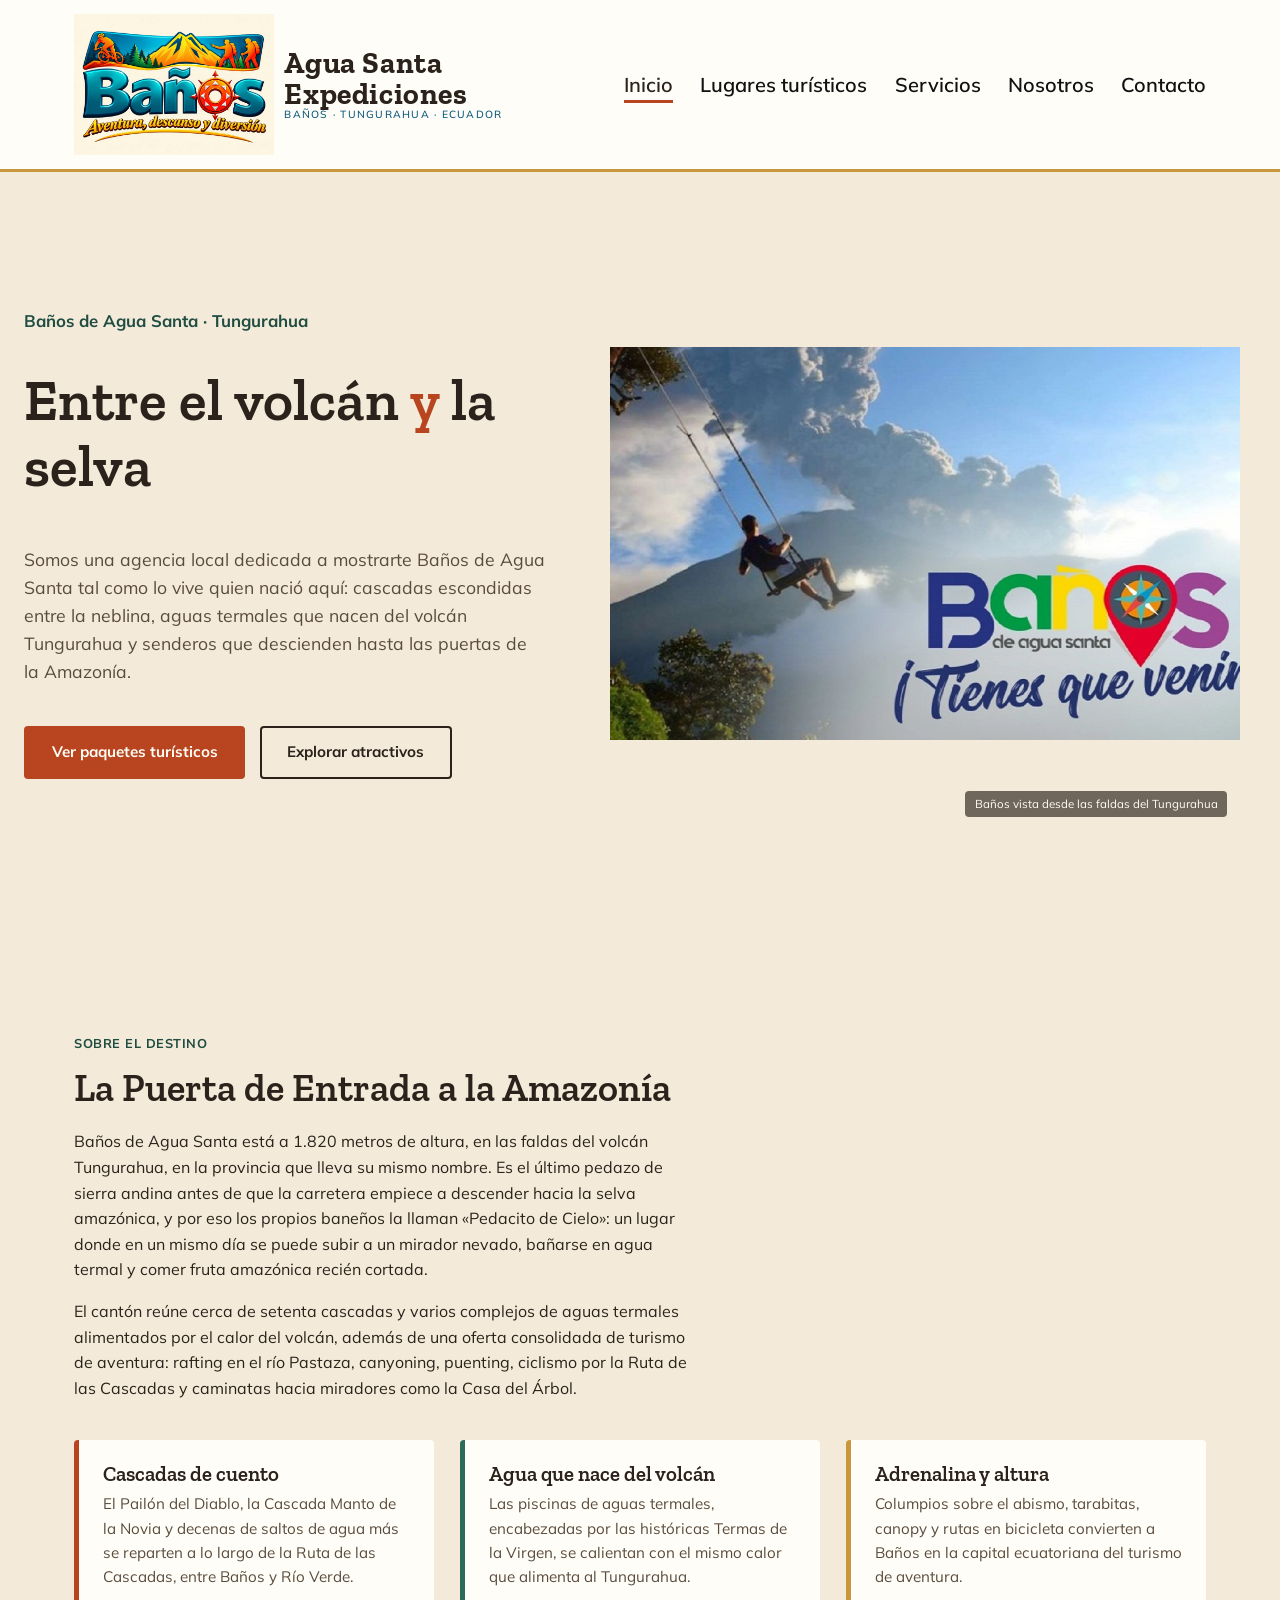
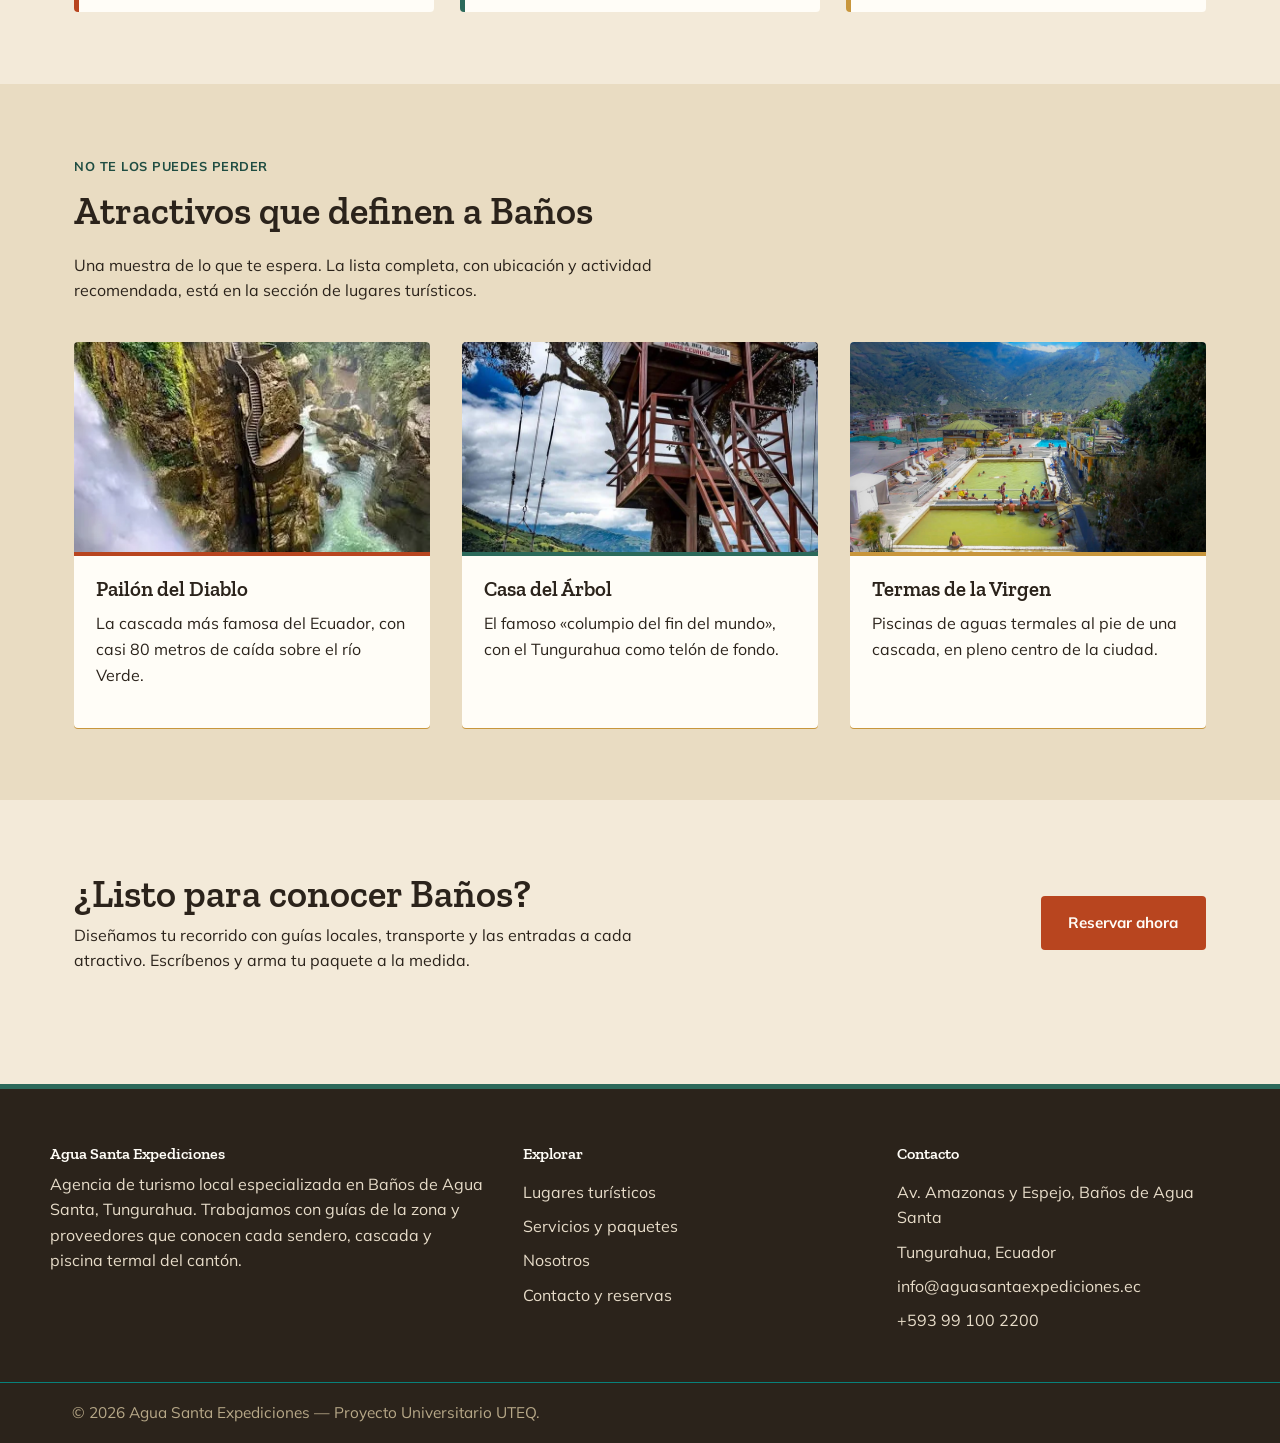
<file: index.html>
<!doctype html>
<html lang="es">
  <head>
    <meta charset="UTF-8" />
    <meta name="viewport" content="width=device-width, initial-scale=1.0" />
    <title>Agua Santa Expediciones — Turismo en Baños de Agua Santa</title>
    <meta
      name="description"
      content="Agencia de turismo especializada en Baños de Agua Santa, Tungurahua: cascadas, aguas termales, aventura y el volcán Tungurahua."
    />
    <link rel="stylesheet" href="css/styles.css" />
  </head>
  <body>
    <header class="site-header">
      <div class="nav-bar">
        <a href="index.html" class="brand">
          <img
            src="images/logo.png"
            alt="Logo de Agua Santa Expediciones"
            width="200"
          />
          <span class="brand-text"
            >Agua Santa<br />Expediciones<small
              >BAÑOS · TUNGURAHUA · ECUADOR</small
            ></span
          >
        </a>
        <button
          class="nav-toggle"
          aria-expanded="false"
          aria-controls="menu-principal"
          onclick="
            document.getElementById('menu-principal').classList.toggle('open');
            this.setAttribute(
              'aria-expanded',
              this.getAttribute('aria-expanded') === 'true' ? 'false' : 'true',
            );
          "
        >
          ☰ Menú
        </button>
        <nav class="main-nav" id="menu-principal" aria-label="Menú principal">
          <ul>
            <li><a href="index.html" aria-current="page">Inicio</a></li>
            <li><a href="destinos.html">Lugares turísticos</a></li>
            <li><a href="servicios.html">Servicios</a></li>
            <li><a href="nosotros.html">Nosotros</a></li>
            <li><a href="contacto.html">Contacto</a></li>
          </ul>
        </nav>
      </div>
    </header>

    <main>
      <section class="hero" aria-label="Presentación">
        <div class="hero-text">
          <p class="hero-eyebrow-free">Baños de Agua Santa · Tungurahua</p>
          <h1>Entre el volcán <span>y</span> la selva</h1>
          <p class="hero-lead">
            Somos una agencia local dedicada a mostrarte Baños de Agua Santa tal
            como lo vive quien nació aquí: cascadas escondidas entre la neblina,
            aguas termales que nacen del volcán Tungurahua y senderos que
            descienden hasta las puertas de la Amazonía.
          </p>
          <div class="hero-ctas">
            <a href="servicios.html" class="btn btn-primary"
              >Ver paquetes turísticos</a
            >
            <a href="destinos.html" class="btn btn-outline"
              >Explorar atractivos</a
            >
          </div>
        </div>
        <figure class="hero-media">
          <img
            src="images/hero.webp"
            alt="Vista de Baños de Agua Santa con el volcán Tungurahua al fondo"
          />
          <figcaption>Baños vista desde las faldas del Tungurahua</figcaption>
        </figure>
      </section>

      <span class="terrace-divider" aria-hidden="true"></span>

      <section aria-label="Sobre el destino">
        <div class="container">
          <div class="section-head">
            <p class="kicker">SOBRE EL DESTINO</p>
            <h2>La Puerta de Entrada a la Amazonía</h2>
            <p>
              Baños de Agua Santa está a 1.820 metros de altura, en las faldas
              del volcán Tungurahua, en la provincia que lleva su mismo nombre.
              Es el último pedazo de sierra andina antes de que la carretera
              empiece a descender hacia la selva amazónica, y por eso los
              propios baneños la llaman «Pedacito de Cielo»: un lugar donde en
              un mismo día se puede subir a un mirador nevado, bañarse en agua
              termal y comer fruta amazónica recién cortada.
            </p>
            <p>
              El cantón reúne cerca de setenta cascadas y varios complejos de
              aguas termales alimentados por el calor del volcán, además de una
              oferta consolidada de turismo de aventura: rafting en el río
              Pastaza, canyoning, puenting, ciclismo por la Ruta de las Cascadas
              y caminatas hacia miradores como la Casa del Árbol.
            </p>
          </div>

          <div class="destacados-grid">
            <article class="destacado-card">
              <h3>Cascadas de cuento</h3>
              <p>
                El Pailón del Diablo, la Cascada Manto de la Novia y decenas de
                saltos de agua más se reparten a lo largo de la Ruta de las
                Cascadas, entre Baños y Río Verde.
              </p>
            </article>
            <article class="destacado-card">
              <h3>Agua que nace del volcán</h3>
              <p>
                Las piscinas de aguas termales, encabezadas por las históricas
                Termas de la Virgen, se calientan con el mismo calor que
                alimenta al Tungurahua.
              </p>
            </article>
            <article class="destacado-card">
              <h3>Adrenalina y altura</h3>
              <p>
                Columpios sobre el abismo, tarabitas, canopy y rutas en
                bicicleta convierten a Baños en la capital ecuatoriana del
                turismo de aventura.
              </p>
            </article>
          </div>
        </div>
      </section>

      <section class="alt" aria-label="Atractivos destacados">
        <div class="container">
          <div class="section-head">
            <p class="kicker">NO TE LOS PUEDES PERDER</p>
            <h2>Atractivos que definen a Baños</h2>
            <p>
              Una muestra de lo que te espera. La lista completa, con ubicación
              y actividad recomendada, está en la sección de lugares turísticos.
            </p>
          </div>

          <div class="atractivos-grid">
            <article class="atractivo-card">
              <figure>
                <img
                  src="images/destino1.webp"
                  alt="Cascada Pailón del Diablo, Baños de Agua Santa"
                />
              </figure>
              <div class="card-body">
                <h3>Pailón del Diablo</h3>
                <p>
                  La cascada más famosa del Ecuador, con casi 80 metros de caída
                  sobre el río Verde.
                </p>
              </div>
            </article>
            <article class="atractivo-card">
              <figure>
                <img
                  src="images/destino2.webp"
                  alt="Columpio del Fin del Mundo en la Casa del Árbol, Baños"
                />
              </figure>
              <div class="card-body">
                <h3>Casa del Árbol</h3>
                <p>
                  El famoso «columpio del fin del mundo», con el Tungurahua como
                  telón de fondo.
                </p>
              </div>
            </article>
            <article class="atractivo-card">
              <figure>
                <img
                  src="images/destino3.webp"
                  alt="Termas de la Virgen, piscinas de aguas termales en Baños"
                />
              </figure>
              <div class="card-body">
                <h3>Termas de la Virgen</h3>
                <p>
                  Piscinas de aguas termales al pie de una cascada, en pleno
                  centro de la ciudad.
                </p>
              </div>
            </article>
          </div>
        </div>
      </section>

      <section aria-label="Llamado a la acción">
        <div class="container">
          <div
            class="section-head"
            style="
              max-width: 100%;
              display: flex;
              flex-wrap: wrap;
              align-items: center;
              justify-content: space-between;
              gap: 1.5rem;
            "
          >
            <div style="max-width: 56ch">
              <h2 style="margin-bottom: 0.4rem">¿Listo para conocer Baños?</h2>
              <p style="margin-bottom: 0">
                Diseñamos tu recorrido con guías locales, transporte y las
                entradas a cada atractivo. Escríbenos y arma tu paquete a la
                medida.
              </p>
            </div>
            <a href="contacto.html" class="btn btn-primary">Reservar ahora</a>
          </div>
        </div>
      </section>
    </main>

    <footer class="site-footer">
      <div class="container footer-grid">
        <div>
          <h4>Agua Santa Expediciones</h4>
          <p>
            Agencia de turismo local especializada en Baños de Agua Santa,
            Tungurahua. Trabajamos con guías de la zona y proveedores que
            conocen cada sendero, cascada y piscina termal del cantón.
          </p>
        </div>
        <div>
          <h4>Explorar</h4>
          <ul>
            <li><a href="destinos.html">Lugares turísticos</a></li>
            <li><a href="servicios.html">Servicios y paquetes</a></li>
            <li><a href="nosotros.html">Nosotros</a></li>
            <li><a href="contacto.html">Contacto y reservas</a></li>
          </ul>
        </div>
        <div>
          <h4>Contacto</h4>
          <ul>
            <li>Av. Amazonas y Espejo, Baños de Agua Santa</li>
            <li>Tungurahua, Ecuador</li>
            <li>info@aguasantaexpediciones.ec</li>
            <li>+593 99 100 2200</li>
          </ul>
        </div>
      </div>
      <div class="footer-bottom">
        <p style="margin: 0">
          © 2026 Agua Santa Expediciones — Proyecto Universitario UTEQ.
        </p>
      </div>
    </footer>
  </body>
</html>
</file>
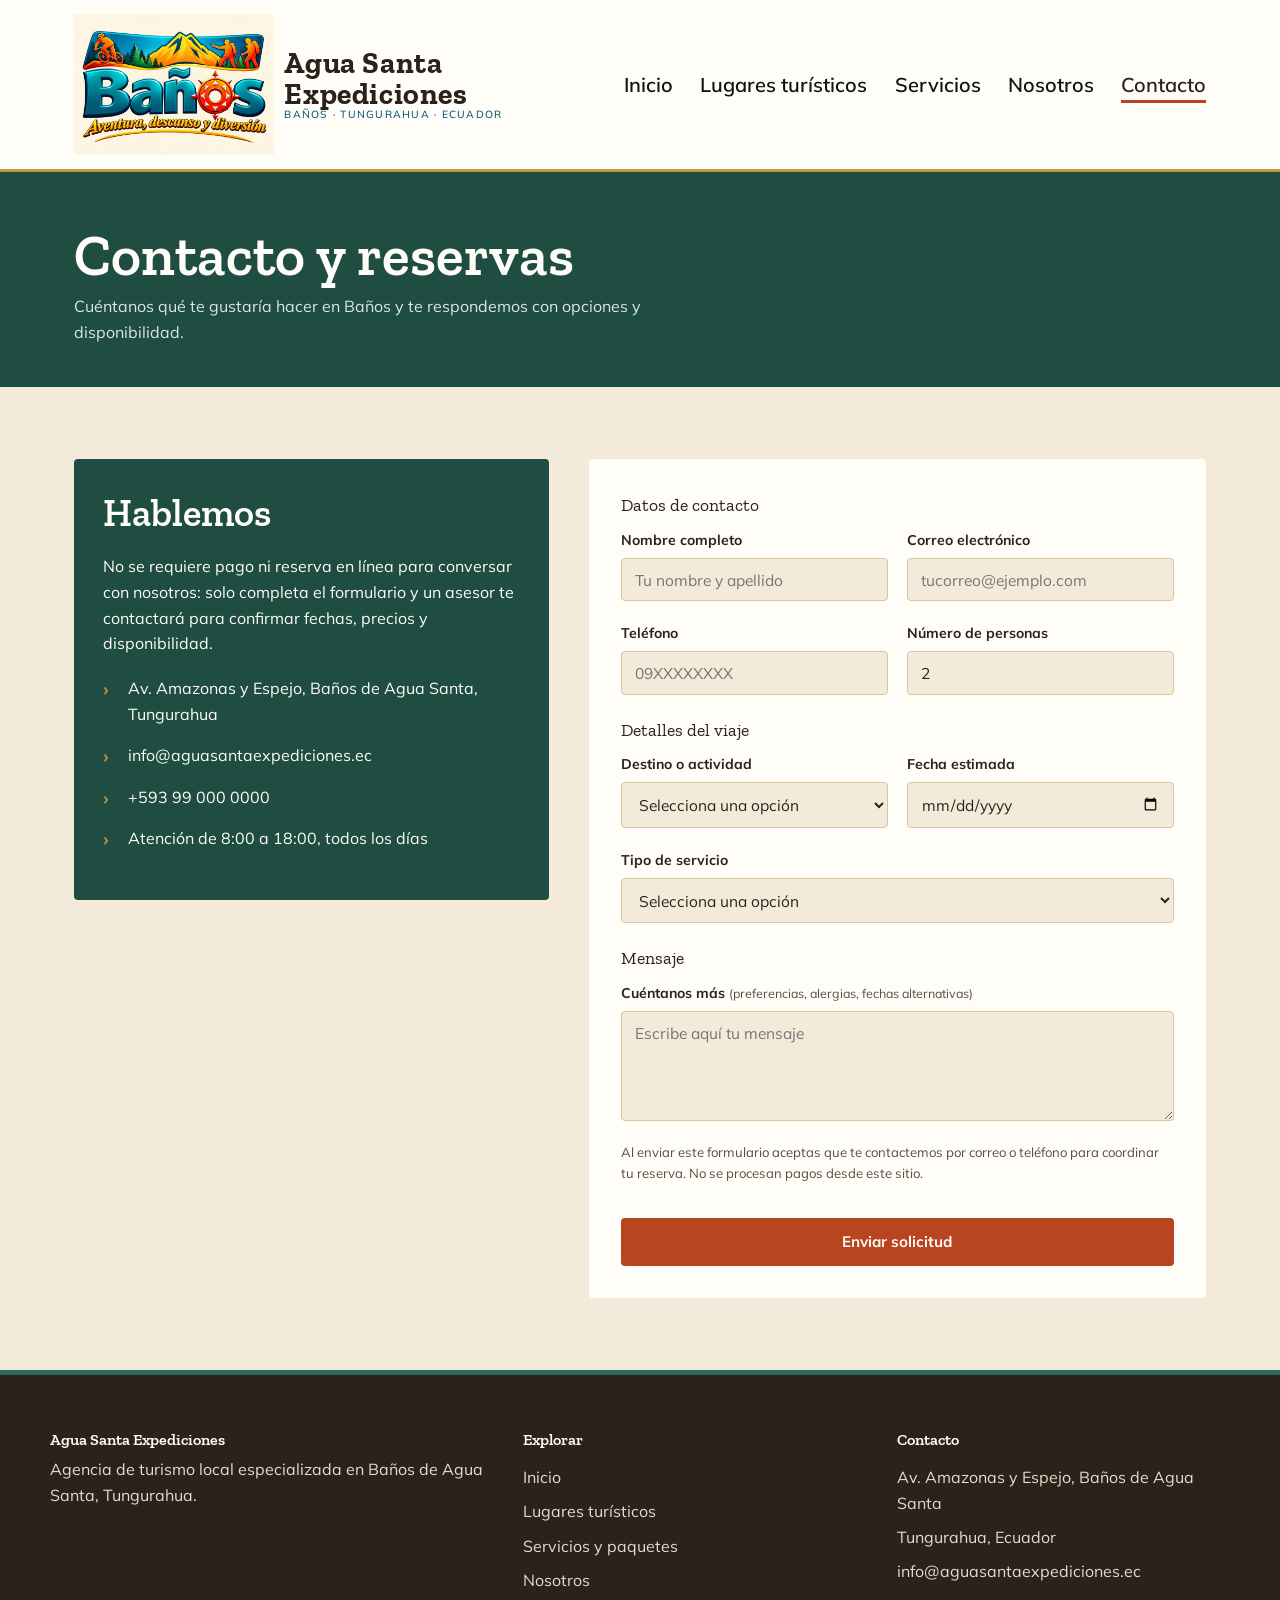
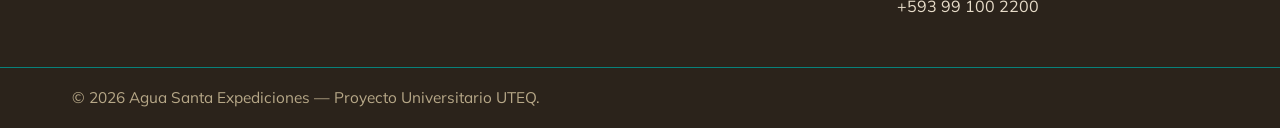
<file: contacto.html>
<!doctype html>
<html lang="es">
  <head>
    <meta charset="UTF-8" />
    <meta name="viewport" content="width=device-width, initial-scale=1.0" />
    <title>Contacto y reservas — Agua Santa Expediciones</title>
    <meta
      name="description"
      content="Contáctanos para reservar tu tour en Baños de Agua Santa. Formulario de reserva y datos de contacto de Agua Santa Expediciones."
    />
    <link rel="stylesheet" href="css/styles.css" />
  </head>
  <body>
    <header class="site-header">
      <div class="nav-bar">
        <a href="index.html" class="brand">
          <img
            src="images/logo.png"
            alt="Logo de Agua Santa Expediciones"
            width="200"
          />
          <span class="brand-text"
            >Agua Santa<br />Expediciones<small
              >BAÑOS · TUNGURAHUA · ECUADOR</small
            ></span
          >
        </a>
        <button
          class="nav-toggle"
          aria-expanded="false"
          aria-controls="menu-principal"
          onclick="
            document.getElementById('menu-principal').classList.toggle('open');
            this.setAttribute(
              'aria-expanded',
              this.getAttribute('aria-expanded') === 'true' ? 'false' : 'true',
            );
          "
        >
          ☰ Menú
        </button>
        <nav class="main-nav" id="menu-principal" aria-label="Menú principal">
          <ul>
            <li><a href="index.html">Inicio</a></li>
            <li><a href="destinos.html">Lugares turísticos</a></li>
            <li><a href="servicios.html">Servicios</a></li>
            <li><a href="nosotros.html">Nosotros</a></li>
            <li><a href="contacto.html" aria-current="page">Contacto</a></li>
          </ul>
        </nav>
      </div>
    </header>

    <div class="page-banner">
      <div class="container">
        <h1>Contacto y reservas</h1>
        <p>
          Cuéntanos qué te gustaría hacer en Baños y te respondemos con opciones
          y disponibilidad.
        </p>
      </div>
    </div>

    <main>
      <section>
        <div class="container contact-wrap">
          <div class="info-card">
            <h2>Hablemos</h2>
            <p>
              No se requiere pago ni reserva en línea para conversar con
              nosotros: solo completa el formulario y un asesor te contactará
              para confirmar fechas, precios y disponibilidad.
            </p>
            <ul class="info-list">
              <li>Av. Amazonas y Espejo, Baños de Agua Santa, Tungurahua</li>
              <li>info@aguasantaexpediciones.ec</li>
              <li>+593 99 000 0000</li>
              <li>Atención de 8:00 a 18:00, todos los días</li>
            </ul>
          </div>

          <form class="reserva" action="#" method="post">
            <fieldset>
              <legend>Datos de contacto</legend>

              <div class="form-row">
                <div class="field">
                  <label for="nombre">Nombre completo</label>
                  <input
                    type="text"
                    id="nombre"
                    name="nombre"
                    placeholder="Tu nombre y apellido"
                    required
                  />
                </div>
                <div class="field">
                  <label for="correo">Correo electrónico</label>
                  <input
                    type="email"
                    id="correo"
                    name="correo"
                    placeholder="tucorreo@ejemplo.com"
                    required
                  />
                </div>
              </div>

              <div class="form-row">
                <div class="field">
                  <label for="telefono">Teléfono</label>
                  <input
                    type="tel"
                    id="telefono"
                    name="telefono"
                    placeholder="09XXXXXXXX"
                    pattern="[0-9+ ]{7,15}"
                    required
                  />
                </div>
                <div class="field">
                  <label for="personas">Número de personas</label>
                  <input
                    type="number"
                    id="personas"
                    name="personas"
                    min="1"
                    max="30"
                    value="2"
                    required
                  />
                </div>
              </div>
            </fieldset>

            <fieldset>
              <legend>Detalles del viaje</legend>

              <div class="form-row">
                <div class="field">
                  <label for="destino">Destino o actividad</label>
                  <select id="destino" name="destino" required>
                    <option value="">Selecciona una opción</option>
                    <option value="pailon-del-diablo">Pailón del Diablo</option>
                    <option value="casa-del-arbol">Casa del Árbol</option>
                    <option value="termas-de-la-virgen">
                      Termas de la Virgen
                    </option>
                    <option value="ruta-de-las-cascadas">
                      Ruta de las Cascadas
                    </option>
                    <option value="aventura-extrema">Aventura extrema</option>
                    <option value="fin-de-semana">
                      Paquete de fin de semana
                    </option>
                    <option value="otro">Otro / no estoy seguro</option>
                  </select>
                </div>
                <div class="field">
                  <label for="fecha">Fecha estimada</label>
                  <input type="date" id="fecha" name="fecha" required />
                </div>
              </div>

              <div class="field">
                <label for="tipo-servicio">Tipo de servicio</label>
                <select id="tipo-servicio" name="tipo-servicio" required>
                  <option value="">Selecciona una opción</option>
                  <option value="tour-medio-dia">Tour de medio día</option>
                  <option value="tour-dia-completo">
                    Tour de día completo
                  </option>
                  <option value="paquete-fin-de-semana">
                    Paquete de fin de semana
                  </option>
                  <option value="servicio-personalizado">
                    Servicio personalizado
                  </option>
                </select>
              </div>
            </fieldset>

            <fieldset>
              <legend>Mensaje</legend>
              <div class="field">
                <label for="mensaje"
                  >Cuéntanos más
                  <span class="hint"
                    >(preferencias, alergias, fechas alternativas)</span
                  ></label
                >
                <textarea
                  id="mensaje"
                  name="mensaje"
                  placeholder="Escribe aquí tu mensaje"
                  required
                ></textarea>
              </div>
            </fieldset>

            <p class="form-note">
              Al enviar este formulario aceptas que te contactemos por correo o
              teléfono para coordinar tu reserva. No se procesan pagos desde
              este sitio.
            </p>

            <button type="submit" class="btn btn-primary">
              Enviar solicitud
            </button>
          </form>
        </div>
      </section>
    </main>

    <footer class="site-footer">
      <div class="container footer-grid">
        <div>
          <h4>Agua Santa Expediciones</h4>
          <p>
            Agencia de turismo local especializada en Baños de Agua Santa,
            Tungurahua.
          </p>
        </div>
        <div>
          <h4>Explorar</h4>
          <ul>
            <li><a href="index.html">Inicio</a></li>
            <li><a href="destinos.html">Lugares turísticos</a></li>
            <li><a href="servicios.html">Servicios y paquetes</a></li>
            <li><a href="nosotros.html">Nosotros</a></li>
          </ul>
        </div>
        <div>
          <h4>Contacto</h4>
          <ul>
            <li>Av. Amazonas y Espejo, Baños de Agua Santa</li>
            <li>Tungurahua, Ecuador</li>
            <li>info@aguasantaexpediciones.ec</li>
            <li>+593 99 100 2200</li>
          </ul>
        </div>
      </div>
      <div class="footer-bottom">
        <p style="margin: 0">
          © 2026 Agua Santa Expediciones — Proyecto Universitario UTEQ.
        </p>
      </div>
    </footer>
  </body>
</html>
</file>
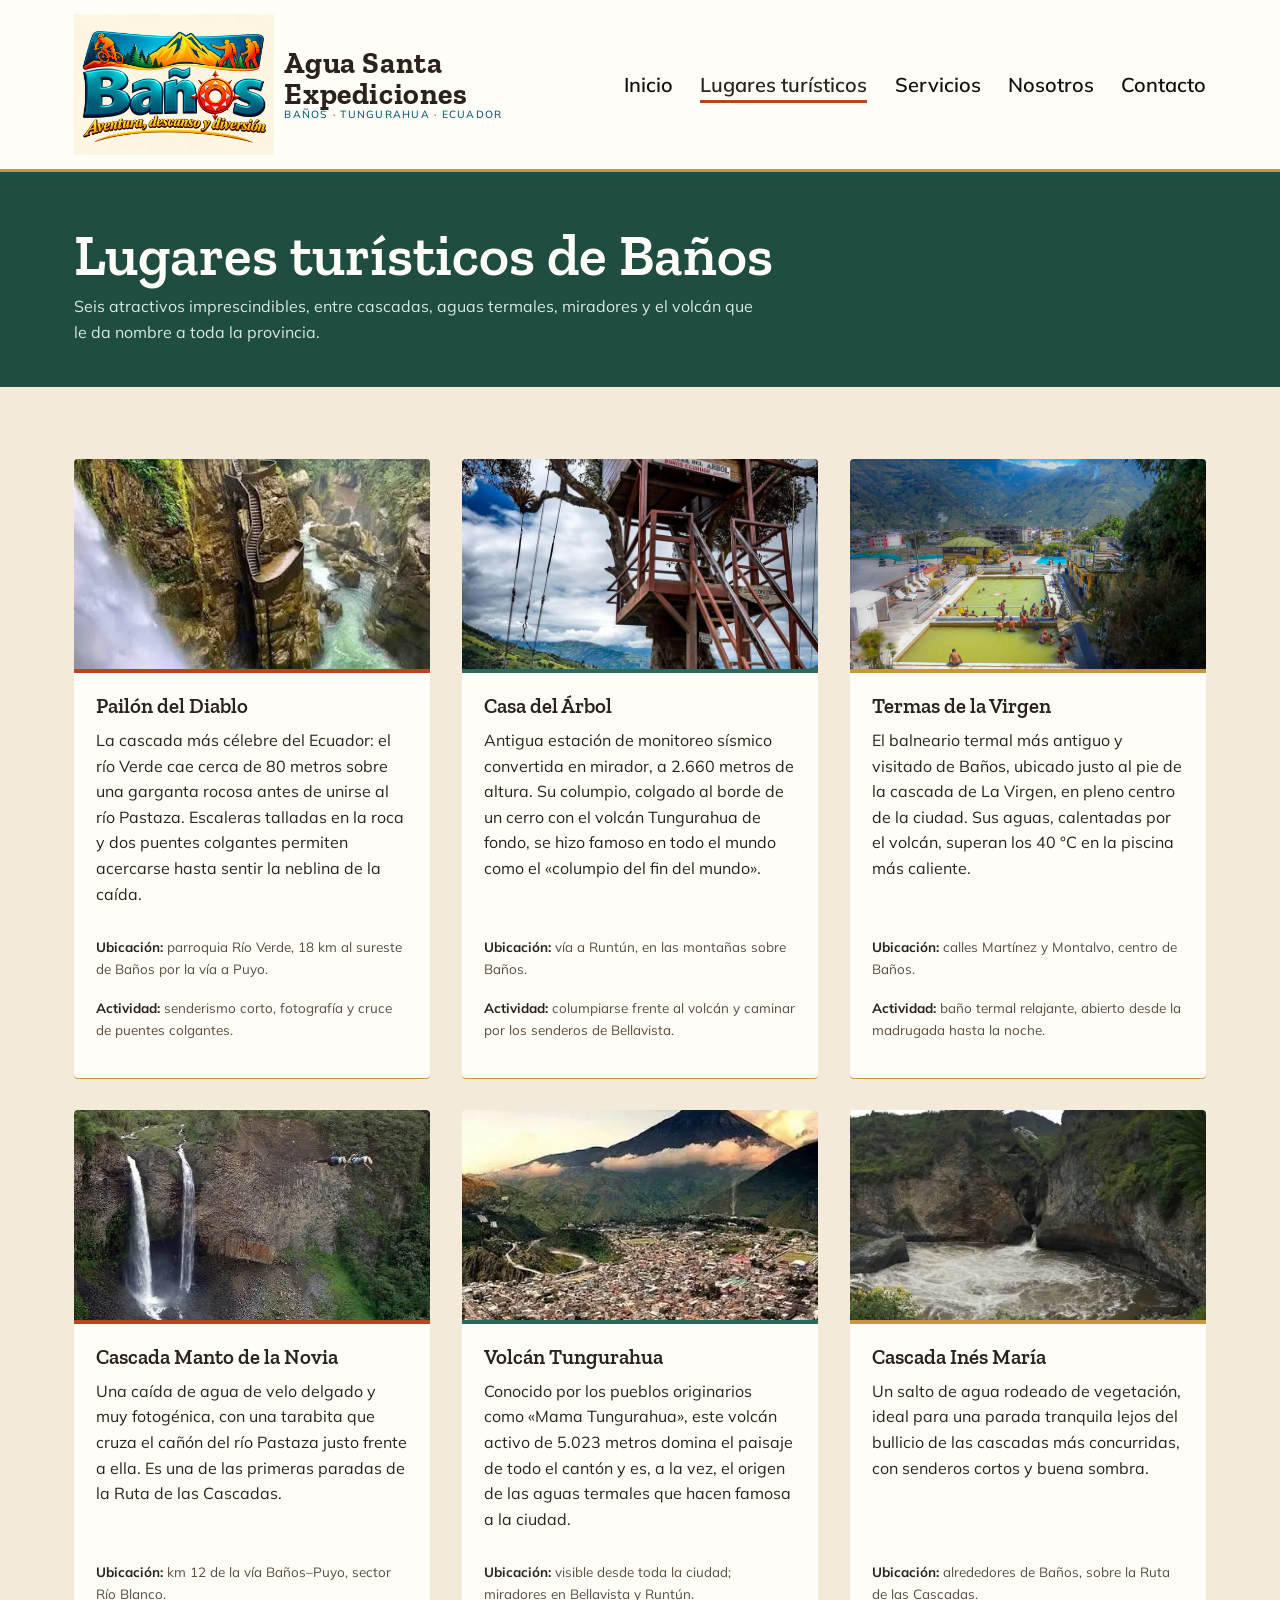
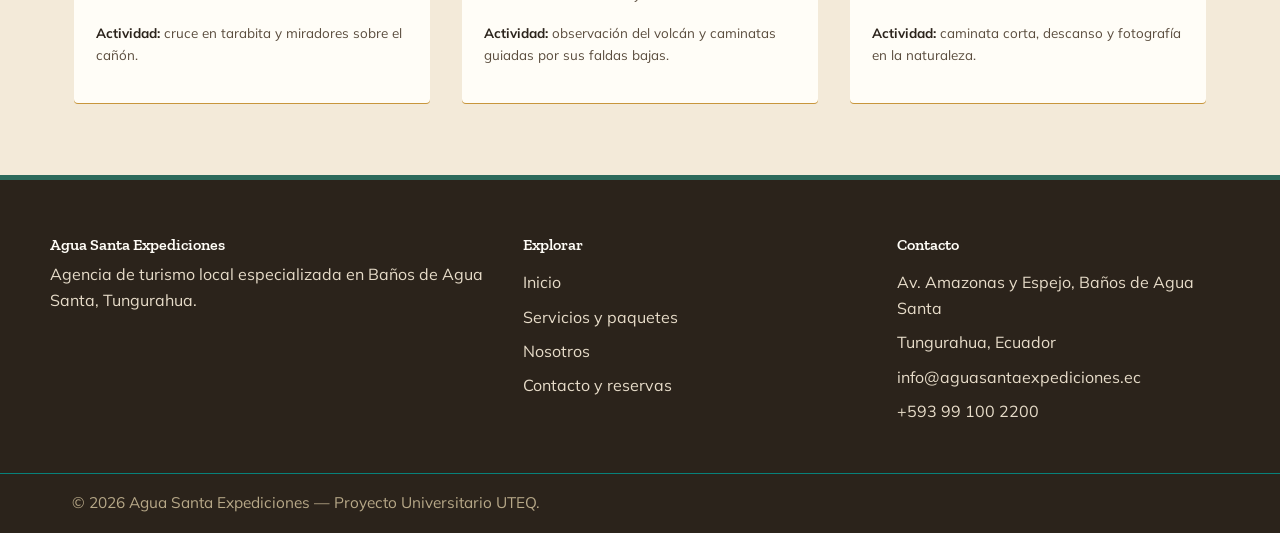
<file: destinos.html>
<!doctype html>
<html lang="es">
  <head>
    <meta charset="UTF-8" />
    <meta name="viewport" content="width=device-width, initial-scale=1.0" />
    <title>Lugares turísticos — Agua Santa Expediciones</title>
    <meta
      name="description"
      content="Los principales atractivos turísticos de Baños de Agua Santa: cascadas, aguas termales, miradores y el volcán Tungurahua."
    />
    <link rel="stylesheet" href="css/styles.css" />
  </head>
  <body>
    <header class="site-header">
      <div class="nav-bar">
        <a href="index.html" class="brand">
          <img
            src="images/logo.png"
            alt="Logo de Agua Santa Expediciones"
            width="200"
          />
          <span class="brand-text"
            >Agua Santa<br />Expediciones<small
              >BAÑOS · TUNGURAHUA · ECUADOR</small
            ></span
          >
        </a>
        <button
          class="nav-toggle"
          aria-expanded="false"
          aria-controls="menu-principal"
          onclick="
            document.getElementById('menu-principal').classList.toggle('open');
            this.setAttribute(
              'aria-expanded',
              this.getAttribute('aria-expanded') === 'true' ? 'false' : 'true',
            );
          "
        >
          ☰ Menú
        </button>
        <nav class="main-nav" id="menu-principal" aria-label="Menú principal">
          <ul>
            <li><a href="index.html">Inicio</a></li>
            <li>
              <a href="destinos.html" aria-current="page">Lugares turísticos</a>
            </li>
            <li><a href="servicios.html">Servicios</a></li>
            <li><a href="nosotros.html">Nosotros</a></li>
            <li><a href="contacto.html">Contacto</a></li>
          </ul>
        </nav>
      </div>
    </header>

    <div class="page-banner">
      <div class="container">
        <h1>Lugares turísticos de Baños</h1>
        <p>
          Seis atractivos imprescindibles, entre cascadas, aguas termales,
          miradores y el volcán que le da nombre a toda la provincia.
        </p>
      </div>
    </div>

    <main>
      <section>
        <div class="container">
          <div class="atractivos-grid">
            <article class="atractivo-card">
              <figure>
                <img
                  src="images/destino1.webp"
                  alt="Cascada Pailón del Diablo vista desde el mirador, Baños de Agua Santa"
                />
              </figure>
              <div class="card-body">
                <h3>Pailón del Diablo</h3>
                <p>
                  La cascada más célebre del Ecuador: el río Verde cae cerca de
                  80 metros sobre una garganta rocosa antes de unirse al río
                  Pastaza. Escaleras talladas en la roca y dos puentes colgantes
                  permiten acercarse hasta sentir la neblina de la caída.
                </p>
                <div class="meta">
                  <p>
                    <strong>Ubicación:</strong> parroquia Río Verde, 18 km al
                    sureste de Baños por la vía a Puyo.
                  </p>
                  <p>
                    <strong>Actividad:</strong> senderismo corto, fotografía y
                    cruce de puentes colgantes.
                  </p>
                </div>
              </div>
            </article>

            <article class="atractivo-card">
              <figure>
                <img
                  src="images/destino2.webp"
                  alt="Turista en el Columpio del Fin del Mundo, Casa del Árbol, Baños"
                />
              </figure>
              <div class="card-body">
                <h3>Casa del Árbol</h3>
                <p>
                  Antigua estación de monitoreo sísmico convertida en mirador, a
                  2.660 metros de altura. Su columpio, colgado al borde de un
                  cerro con el volcán Tungurahua de fondo, se hizo famoso en
                  todo el mundo como el «columpio del fin del mundo».
                </p>
                <div class="meta">
                  <p>
                    <strong>Ubicación:</strong> vía a Runtún, en las montañas
                    sobre Baños.
                  </p>
                  <p>
                    <strong>Actividad:</strong> columpiarse frente al volcán y
                    caminar por los senderos de Bellavista.
                  </p>
                </div>
              </div>
            </article>

            <article class="atractivo-card">
              <figure>
                <img
                  src="images/destino3.webp"
                  alt="Piscina de aguas termales en las Termas de la Virgen, Baños"
                />
              </figure>
              <div class="card-body">
                <h3>Termas de la Virgen</h3>
                <p>
                  El balneario termal más antiguo y visitado de Baños, ubicado
                  justo al pie de la cascada de La Virgen, en pleno centro de la
                  ciudad. Sus aguas, calentadas por el volcán, superan los 40 °C
                  en la piscina más caliente.
                </p>
                <div class="meta">
                  <p>
                    <strong>Ubicación:</strong> calles Martínez y Montalvo,
                    centro de Baños.
                  </p>
                  <p>
                    <strong>Actividad:</strong> baño termal relajante, abierto
                    desde la madrugada hasta la noche.
                  </p>
                </div>
              </div>
            </article>

            <article class="atractivo-card">
              <figure>
                <img
                  src="images/destino4.webp"
                  alt="Cascada Manto de la Novia, en la Ruta de las Cascadas, Baños"
                />
              </figure>
              <div class="card-body">
                <h3>Cascada Manto de la Novia</h3>
                <p>
                  Una caída de agua de velo delgado y muy fotogénica, con una
                  tarabita que cruza el cañón del río Pastaza justo frente a
                  ella. Es una de las primeras paradas de la Ruta de las
                  Cascadas.
                </p>
                <div class="meta">
                  <p>
                    <strong>Ubicación:</strong> km 12 de la vía Baños–Puyo,
                    sector Río Blanco.
                  </p>
                  <p>
                    <strong>Actividad:</strong> cruce en tarabita y miradores
                    sobre el cañón.
                  </p>
                </div>
              </div>
            </article>

            <article class="atractivo-card">
              <figure>
                <img
                  src="images/destino5.webp"
                  alt="Volcán Tungurahua visto desde Baños de Agua Santa"
                />
              </figure>
              <div class="card-body">
                <h3>Volcán Tungurahua</h3>
                <p>
                  Conocido por los pueblos originarios como «Mama Tungurahua»,
                  este volcán activo de 5.023 metros domina el paisaje de todo
                  el cantón y es, a la vez, el origen de las aguas termales que
                  hacen famosa a la ciudad.
                </p>
                <div class="meta">
                  <p>
                    <strong>Ubicación:</strong> visible desde toda la ciudad;
                    miradores en Bellavista y Runtún.
                  </p>
                  <p>
                    <strong>Actividad:</strong> observación del volcán y
                    caminatas guiadas por sus faldas bajas.
                  </p>
                </div>
              </div>
            </article>

            <article class="atractivo-card">
              <figure>
                <img
                  src="images/destino6.webp"
                  alt="Cascada Inés María, en los alrededores de Baños de Agua Santa"
                />
              </figure>
              <div class="card-body">
                <h3>Cascada Inés María</h3>
                <p>
                  Un salto de agua rodeado de vegetación, ideal para una parada
                  tranquila lejos del bullicio de las cascadas más concurridas,
                  con senderos cortos y buena sombra.
                </p>
                <div class="meta">
                  <p>
                    <strong>Ubicación:</strong> alrededores de Baños, sobre la
                    Ruta de las Cascadas.
                  </p>
                  <p>
                    <strong>Actividad:</strong> caminata corta, descanso y
                    fotografía en la naturaleza.
                  </p>
                </div>
              </div>
            </article>
          </div>
        </div>
      </section>
    </main>

    <footer class="site-footer">
      <div class="container footer-grid">
        <div>
          <h4>Agua Santa Expediciones</h4>
          <p>
            Agencia de turismo local especializada en Baños de Agua Santa,
            Tungurahua.
          </p>
        </div>
        <div>
          <h4>Explorar</h4>
          <ul>
            <li><a href="index.html">Inicio</a></li>
            <li><a href="servicios.html">Servicios y paquetes</a></li>
            <li><a href="nosotros.html">Nosotros</a></li>
            <li><a href="contacto.html">Contacto y reservas</a></li>
          </ul>
        </div>
        <div>
          <h4>Contacto</h4>
          <ul>
            <li>Av. Amazonas y Espejo, Baños de Agua Santa</li>
            <li>Tungurahua, Ecuador</li>
            <li>info@aguasantaexpediciones.ec</li>
            <li>+593 99 100 2200</li>
          </ul>
        </div>
      </div>
      <div class="footer-bottom">
        <p style="margin: 0">
          © 2026 Agua Santa Expediciones — Proyecto Universitario UTEQ.
        </p>
      </div>
    </footer>
  </body>
</html>
</file>
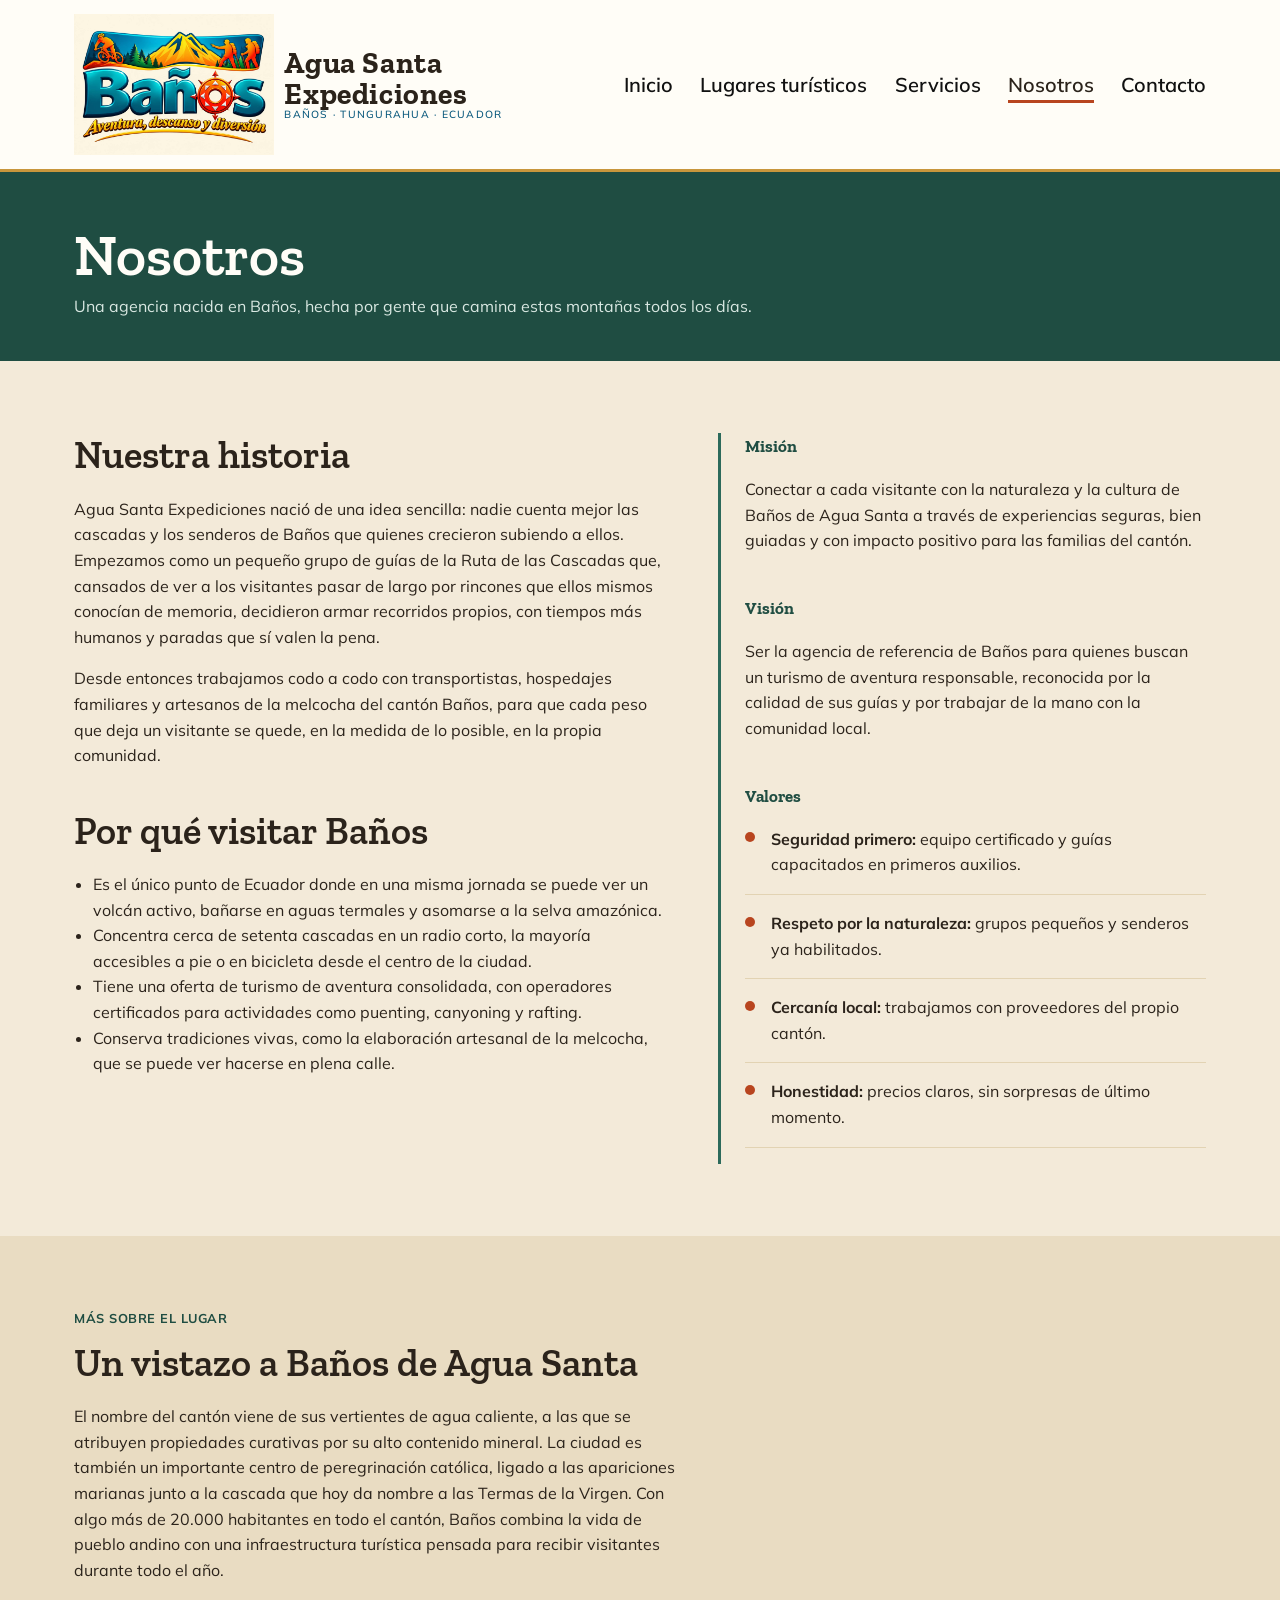
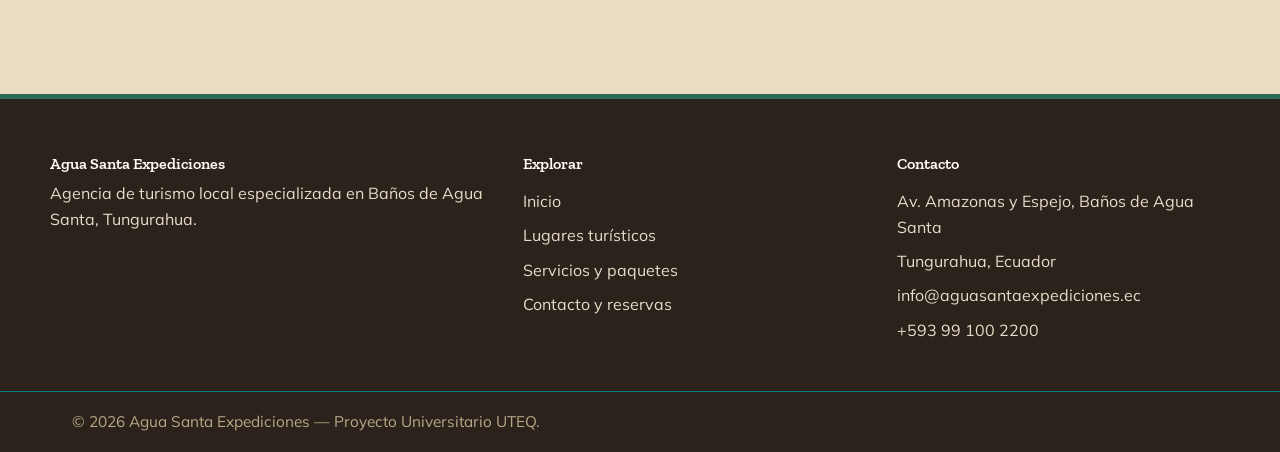
<file: nosotros.html>
<!doctype html>
<html lang="es">
  <head>
    <meta charset="UTF-8" />
    <meta name="viewport" content="width=device-width, initial-scale=1.0" />
    <title>Nosotros — Agua Santa Expediciones</title>
    <meta
      name="description"
      content="Historia, misión, visión y valores de Agua Santa Expediciones, agencia de turismo en Baños de Agua Santa."
    />
    <link rel="stylesheet" href="css/styles.css" />
  </head>
  <body>
    <header class="site-header">
      <div class="nav-bar">
        <a href="index.html" class="brand">
          <img
            src="images/logo.png"
            alt="Logo de Agua Santa Expediciones"
            width="200"
          />
          <span class="brand-text"
            >Agua Santa<br />Expediciones<small
              >BAÑOS · TUNGURAHUA · ECUADOR</small
            ></span
          >
        </a>
        <button
          class="nav-toggle"
          aria-expanded="false"
          aria-controls="menu-principal"
          onclick="
            document.getElementById('menu-principal').classList.toggle('open');
            this.setAttribute(
              'aria-expanded',
              this.getAttribute('aria-expanded') === 'true' ? 'false' : 'true',
            );
          "
        >
          ☰ Menú
        </button>
        <nav class="main-nav" id="menu-principal" aria-label="Menú principal">
          <ul>
            <li><a href="index.html">Inicio</a></li>
            <li><a href="destinos.html">Lugares turísticos</a></li>
            <li><a href="servicios.html">Servicios</a></li>
            <li><a href="nosotros.html" aria-current="page">Nosotros</a></li>
            <li><a href="contacto.html">Contacto</a></li>
          </ul>
        </nav>
      </div>
    </header>

    <div class="page-banner">
      <div class="container">
        <h1>Nosotros</h1>
        <p>
          Una agencia nacida en Baños, hecha por gente que camina estas montañas
          todos los días.
        </p>
      </div>
    </div>

    <main>
      <section>
        <div class="container about-grid">
          <div>
            <h2>Nuestra historia</h2>
            <p>
              Agua Santa Expediciones nació de una idea sencilla: nadie cuenta
              mejor las cascadas y los senderos de Baños que quienes crecieron
              subiendo a ellos. Empezamos como un pequeño grupo de guías de la
              Ruta de las Cascadas que, cansados de ver a los visitantes pasar
              de largo por rincones que ellos mismos conocían de memoria,
              decidieron armar recorridos propios, con tiempos más humanos y
              paradas que sí valen la pena.
            </p>
            <p>
              Desde entonces trabajamos codo a codo con transportistas,
              hospedajes familiares y artesanos de la melcocha del cantón Baños,
              para que cada peso que deja un visitante se quede, en la medida de
              lo posible, en la propia comunidad.
            </p>

            <h2 style="margin-top: 2.5rem">Por qué visitar Baños</h2>
            <ul>
              <li>
                Es el único punto de Ecuador donde en una misma jornada se puede
                ver un volcán activo, bañarse en aguas termales y asomarse a la
                selva amazónica.
              </li>
              <li>
                Concentra cerca de setenta cascadas en un radio corto, la
                mayoría accesibles a pie o en bicicleta desde el centro de la
                ciudad.
              </li>
              <li>
                Tiene una oferta de turismo de aventura consolidada, con
                operadores certificados para actividades como puenting,
                canyoning y rafting.
              </li>
              <li>
                Conserva tradiciones vivas, como la elaboración artesanal de la
                melcocha, que se puede ver hacerse en plena calle.
              </li>
            </ul>
          </div>

          <div>
            <div class="timeline">
              <div>
                <p class="year">Misión</p>
                <p>
                  Conectar a cada visitante con la naturaleza y la cultura de
                  Baños de Agua Santa a través de experiencias seguras, bien
                  guiadas y con impacto positivo para las familias del cantón.
                </p>
              </div>
              <div>
                <p class="year">Visión</p>
                <p>
                  Ser la agencia de referencia de Baños para quienes buscan un
                  turismo de aventura responsable, reconocida por la calidad de
                  sus guías y por trabajar de la mano con la comunidad local.
                </p>
              </div>
              <div>
                <p class="year">Valores</p>
                <ul class="valores-list" style="margin-top: 0.8rem">
                  <li>
                    <strong>Seguridad primero:</strong> equipo certificado y
                    guías capacitados en primeros auxilios.
                  </li>
                  <li>
                    <strong>Respeto por la naturaleza:</strong> grupos pequeños
                    y senderos ya habilitados.
                  </li>
                  <li>
                    <strong>Cercanía local:</strong> trabajamos con proveedores
                    del propio cantón.
                  </li>
                  <li>
                    <strong>Honestidad:</strong> precios claros, sin sorpresas
                    de último momento.
                  </li>
                </ul>
              </div>
            </div>
          </div>
        </div>
      </section>

      <section class="alt">
        <div class="container">
          <div class="section-head">
            <p class="kicker">MÁS SOBRE EL LUGAR</p>
            <h2>Un vistazo a Baños de Agua Santa</h2>
            <p>
              El nombre del cantón viene de sus vertientes de agua caliente, a
              las que se atribuyen propiedades curativas por su alto contenido
              mineral. La ciudad es también un importante centro de
              peregrinación católica, ligado a las apariciones marianas junto a
              la cascada que hoy da nombre a las Termas de la Virgen. Con algo
              más de 20.000 habitantes en todo el cantón, Baños combina la vida
              de pueblo andino con una infraestructura turística pensada para
              recibir visitantes durante todo el año.
            </p>
          </div>
        </div>
      </section>
    </main>

    <footer class="site-footer">
      <div class="container footer-grid">
        <div>
          <h4>Agua Santa Expediciones</h4>
          <p>
            Agencia de turismo local especializada en Baños de Agua Santa,
            Tungurahua.
          </p>
        </div>
        <div>
          <h4>Explorar</h4>
          <ul>
            <li><a href="index.html">Inicio</a></li>
            <li><a href="destinos.html">Lugares turísticos</a></li>
            <li><a href="servicios.html">Servicios y paquetes</a></li>
            <li><a href="contacto.html">Contacto y reservas</a></li>
          </ul>
        </div>
        <div>
          <h4>Contacto</h4>
          <ul>
            <li>Av. Amazonas y Espejo, Baños de Agua Santa</li>
            <li>Tungurahua, Ecuador</li>
            <li>info@aguasantaexpediciones.ec</li>
            <li>+593 99 100 2200</li>
          </ul>
        </div>
      </div>
      <div class="footer-bottom">
        <p style="margin: 0">
          © 2026 Agua Santa Expediciones — Proyecto Universitario UTEQ.
        </p>
      </div>
    </footer>
  </body>
</html>
</file>
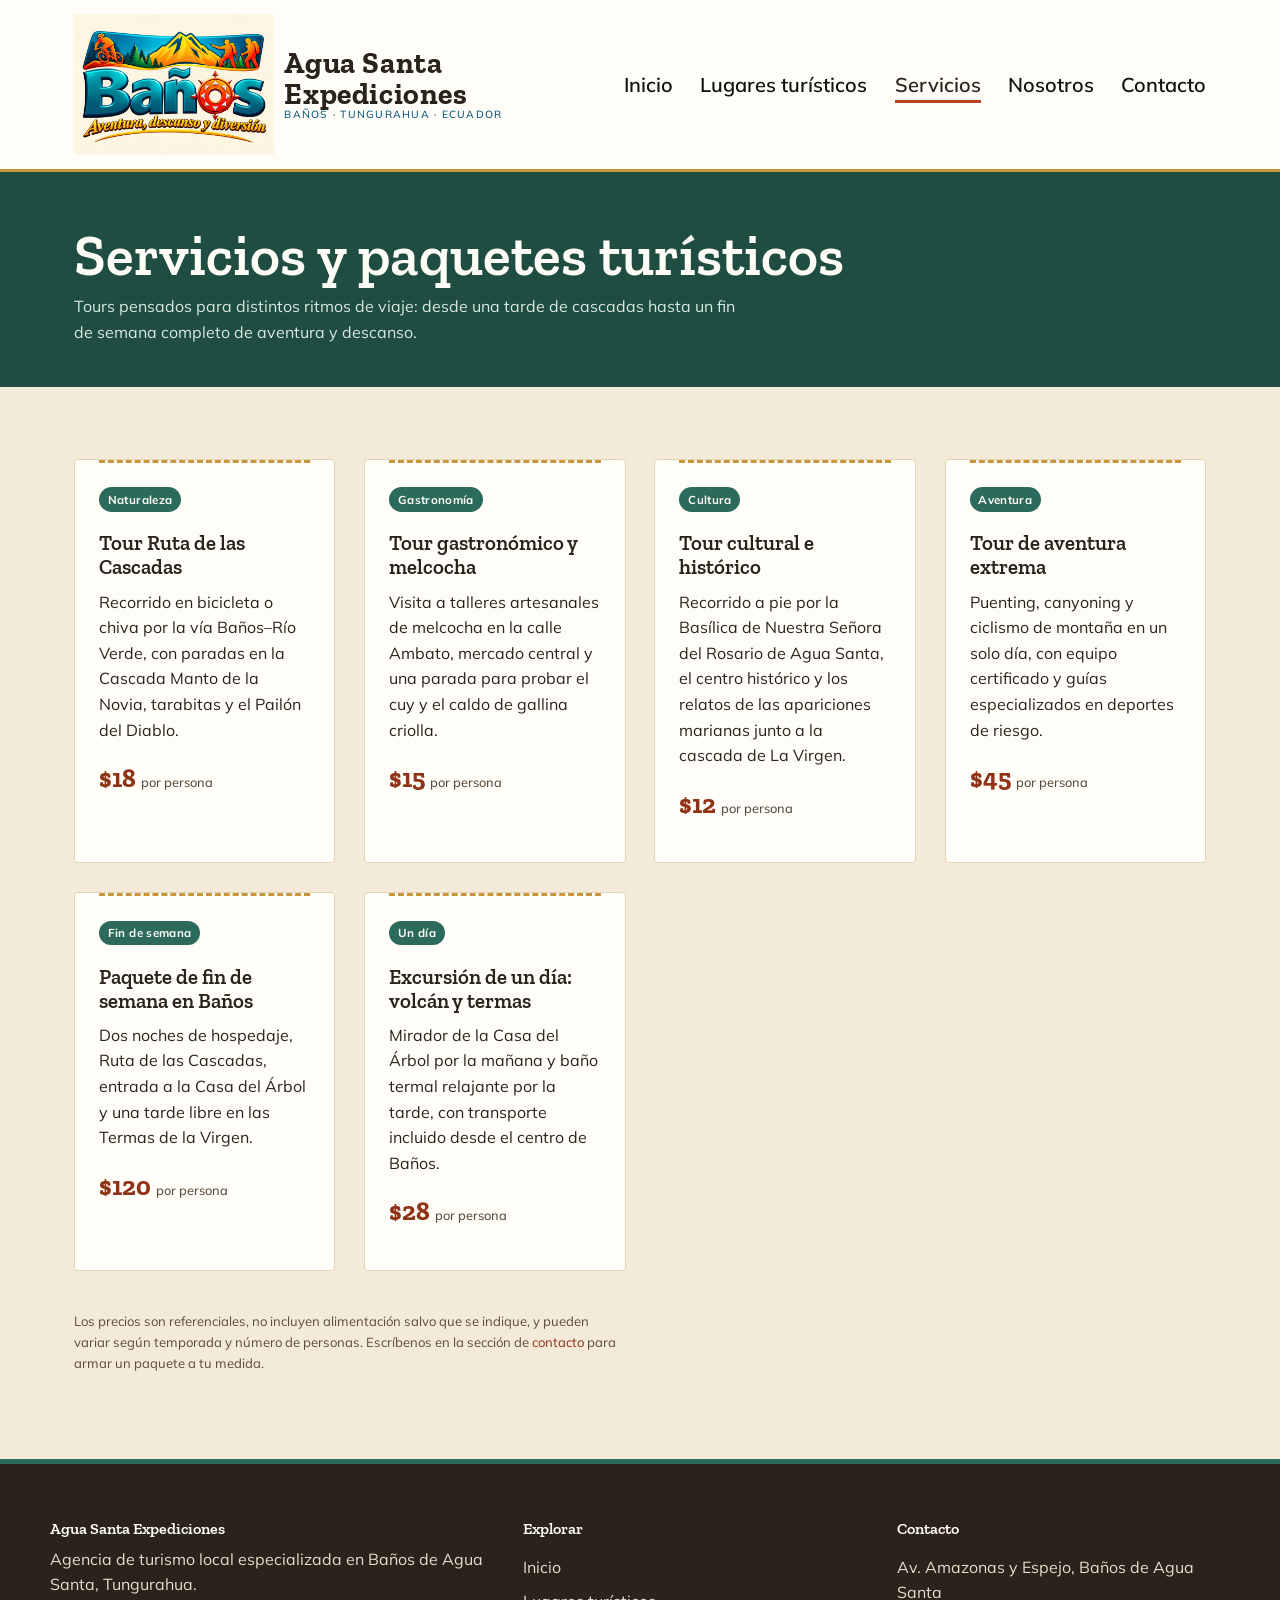
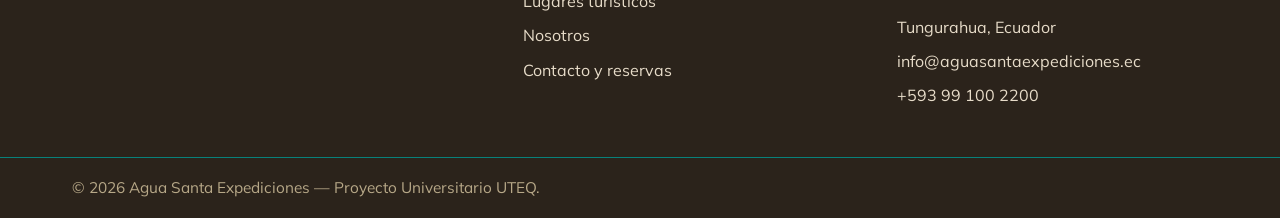
<file: servicios.html>
<!doctype html>
<html lang="es">
  <head>
    <meta charset="UTF-8" />
    <meta name="viewport" content="width=device-width, initial-scale=1.0" />
    <title>Servicios y paquetes turísticos — Agua Santa Expediciones</title>
    <meta
      name="description"
      content="Tours y paquetes turísticos en Baños de Agua Santa: cascadas, aventura, gastronomía, cultura y fines de semana completos."
    />
    <link rel="stylesheet" href="css/styles.css" />
  </head>
  <body>
    <header class="site-header">
      <div class="nav-bar">
        <a href="index.html" class="brand">
          <img
            src="images/logo.png"
            alt="Logo de Agua Santa Expediciones"
            width="200"
          />
          <span class="brand-text"
            >Agua Santa<br />Expediciones<small
              >BAÑOS · TUNGURAHUA · ECUADOR</small
            ></span
          >
        </a>
        <button
          class="nav-toggle"
          aria-expanded="false"
          aria-controls="menu-principal"
          onclick="
            document.getElementById('menu-principal').classList.toggle('open');
            this.setAttribute(
              'aria-expanded',
              this.getAttribute('aria-expanded') === 'true' ? 'false' : 'true',
            );
          "
        >
          ☰ Menú
        </button>
        <nav class="main-nav" id="menu-principal" aria-label="Menú principal">
          <ul>
            <li><a href="index.html">Inicio</a></li>
            <li><a href="destinos.html">Lugares turísticos</a></li>
            <li><a href="servicios.html" aria-current="page">Servicios</a></li>
            <li><a href="nosotros.html">Nosotros</a></li>
            <li><a href="contacto.html">Contacto</a></li>
          </ul>
        </nav>
      </div>
    </header>

    <div class="page-banner">
      <div class="container">
        <h1>Servicios y paquetes turísticos</h1>
        <p>
          Tours pensados para distintos ritmos de viaje: desde una tarde de
          cascadas hasta un fin de semana completo de aventura y descanso.
        </p>
      </div>
    </div>

    <main>
      <section>
        <div class="container">
          <div class="paquetes-grid">
            <article class="paquete-card">
              <span class="paquete-tag">Naturaleza</span>
              <h3>Tour Ruta de las Cascadas</h3>
              <p>
                Recorrido en bicicleta o chiva por la vía Baños–Río Verde, con
                paradas en la Cascada Manto de la Novia, tarabitas y el Pailón
                del Diablo.
              </p>
              <p class="paquete-precio">$18 <span>por persona</span></p>
            </article>

            <article class="paquete-card">
              <span class="paquete-tag">Gastronomía</span>
              <h3>Tour gastronómico y melcocha</h3>
              <p>
                Visita a talleres artesanales de melcocha en la calle Ambato,
                mercado central y una parada para probar el cuy y el caldo de
                gallina criolla.
              </p>
              <p class="paquete-precio">$15 <span>por persona</span></p>
            </article>

            <article class="paquete-card">
              <span class="paquete-tag">Cultura</span>
              <h3>Tour cultural e histórico</h3>
              <p>
                Recorrido a pie por la Basílica de Nuestra Señora del Rosario de
                Agua Santa, el centro histórico y los relatos de las apariciones
                marianas junto a la cascada de La Virgen.
              </p>
              <p class="paquete-precio">$12 <span>por persona</span></p>
            </article>

            <article class="paquete-card">
              <span class="paquete-tag">Aventura</span>
              <h3>Tour de aventura extrema</h3>
              <p>
                Puenting, canyoning y ciclismo de montaña en un solo día, con
                equipo certificado y guías especializados en deportes de riesgo.
              </p>
              <p class="paquete-precio">$45 <span>por persona</span></p>
            </article>

            <article class="paquete-card">
              <span class="paquete-tag">Fin de semana</span>
              <h3>Paquete de fin de semana en Baños</h3>
              <p>
                Dos noches de hospedaje, Ruta de las Cascadas, entrada a la Casa
                del Árbol y una tarde libre en las Termas de la Virgen.
              </p>
              <p class="paquete-precio">$120 <span>por persona</span></p>
            </article>

            <article class="paquete-card">
              <span class="paquete-tag">Un día</span>
              <h3>Excursión de un día: volcán y termas</h3>
              <p>
                Mirador de la Casa del Árbol por la mañana y baño termal
                relajante por la tarde, con transporte incluido desde el centro
                de Baños.
              </p>
              <p class="paquete-precio">$28 <span>por persona</span></p>
            </article>
          </div>

          <p class="form-note" style="margin-top: 2.5rem">
            Los precios son referenciales, no incluyen alimentación salvo que se
            indique, y pueden variar según temporada y número de personas.
            Escríbenos en la sección de
            <a href="contacto.html">contacto</a> para armar un paquete a tu
            medida.
          </p>
        </div>
      </section>
    </main>

    <footer class="site-footer">
      <div class="container footer-grid">
        <div>
          <h4>Agua Santa Expediciones</h4>
          <p>
            Agencia de turismo local especializada en Baños de Agua Santa,
            Tungurahua.
          </p>
        </div>
        <div>
          <h4>Explorar</h4>
          <ul>
            <li><a href="index.html">Inicio</a></li>
            <li><a href="destinos.html">Lugares turísticos</a></li>
            <li><a href="nosotros.html">Nosotros</a></li>
            <li><a href="contacto.html">Contacto y reservas</a></li>
          </ul>
        </div>
        <div>
          <h4>Contacto</h4>
          <ul>
            <li>Av. Amazonas y Espejo, Baños de Agua Santa</li>
            <li>Tungurahua, Ecuador</li>
            <li>info@aguasantaexpediciones.ec</li>
            <li>+593 99 100 2200</li>
          </ul>
        </div>
      </div>
      <div class="footer-bottom">
        <p style="margin: 0">
          © 2026 Agua Santa Expediciones — Proyecto Universitario UTEQ.
        </p>
      </div>
    </footer>
  </body>
</html>
</file>
<file: css/styles.css>
/* ===========================================================
   AGUA SANTA EXPEDICIONES — hoja de estilos
   Agencia turística ficticia — Baños de Agua Santa, Tungurahua
   =========================================================== */

@import url("https://fonts.googleapis.com/css2?family=Zilla+Slab:wght@400;500;600;700&family=Mulish:wght@400;500;600;700;800&display=swap");

/* -----------------------------------------------------------
   1. TOKENS
   ----------------------------------------------------------- */
:root {
  /* Paleta: roca volcánica, agua termal, oro mineral */
  --color-bg: #f3ead9; /* papel andino / arena cálida */
  --color-bg-alt: #e9dcc2; /* franja de sección alterna */
  --color-ink: #2b231b; /* basalto — texto principal */
  --color-ink-soft: #5a4c3d; /* texto secundario */
  --color-primary: #b8451f; /* lava / sienna quemado */
  --color-primary-dark: #8f3216;
  --color-secondary: #2c6a5b; /* verde termal / selva */
  --color-secondary-dark: #1f4d42;
  --color-gold: #c8963c; /* azufre / depósito mineral */
  --color-white: #fffdf7;

  --font-display: "Zilla Slab", "Georgia", serif;
  --font-body: "Mulish", "Segoe UI", sans-serif;

  --radius-card: 4px;
  --max-width: 1180px;
  --border-thick: 5px;
}

/* -----------------------------------------------------------
   2. RESET / BASE
   ----------------------------------------------------------- */
* {
  box-sizing: border-box;
}

html {
  scroll-behavior: smooth;
}

body {
  margin: 0;
  font-family: var(--font-body);
  color: var(--color-ink);
  background: var(--color-bg);
  line-height: 1.6;
  font-size: 16px;
}

img {
  max-width: 100%;
  display: block;
}

h1,
h2,
h3,
h4 {
  font-family: var(--font-display);
  color: var(--color-ink);
  line-height: 1.15;
  margin: 0 0 0.5em;
  font-weight: 600;
}

h1 {
  font-size: clamp(2.2rem, 4vw + 1rem, 3.6rem);
}
h2 {
  font-size: clamp(1.7rem, 2.4vw + 1rem, 2.4rem);
}
h3 {
  font-size: 1.3rem;
}

p {
  margin: 0 0 1em;
  max-width: 68ch;
}

a {
  color: var(--color-primary-dark);
  text-decoration: none;
}

.container {
  max-width: var(--max-width);
  margin: 0 auto;
  padding: 0 1.5rem;
}

ul {
  padding-left: 1.2rem;
}

/* Selector de etiqueta simple */
section {
  padding: 4.5rem 0;
}
section.alt {
  background: var(--color-bg-alt);
}

/* Foco visible accesible — pseudo-clase :focus-visible */
a:focus-visible,
button:focus-visible,
input:focus-visible,
textarea:focus-visible,
select:focus-visible {
  outline: 3px solid var(--color-secondary);
  outline-offset: 2px;
}

/* -----------------------------------------------------------
   3. ENCABEZADO / MENÚ PRINCIPAL (Flexbox)
   ----------------------------------------------------------- */
.site-header {
  position: sticky;
  top: 0;
  z-index: 50;
  background: var(--color-white);
  border-bottom: 3px solid var(--color-gold);
}

.nav-bar {
  display: flex;
  align-items: center;
  justify-content: space-between;
  gap: 1rem;
  padding: 0.85rem 1.5rem;
  max-width: var(--max-width);
  margin: 0 auto;
}

.brand {
  display: flex;
  align-items: center;
  gap: 0.65rem;
  color: var(--color-ink);
}

.brand svg {
  flex-shrink: 0;
}

.brand-text {
  font-family: var(--font-display);
  font-weight: 700;
  font-size: 1.86rem;
  letter-spacing: 0.02em;
  line-height: 1.05;
}

.brand-text small {
  display: block;
  font-family: var(--font-body);
  font-weight: 500;
  font-size: 0.65rem;
  letter-spacing: 0.12em;
  color: #09587c;
}

.nav-toggle {
  display: none;
  background: none;
  border: 2px solid var(--color-ink);
  border-radius: var(--radius-card);
  padding: 0.4rem 0.6rem;
  font-size: 1.1rem;
  cursor: pointer;
}

.main-nav ul {
  display: flex;
  gap: 1.7rem;
  list-style: none;
  margin: 0;
  padding: 0;
}

.main-nav a {
  color: rgb(0, 0, 0) var(--color-ink);
  font-weight: 600;
  font-size: 1.25rem;
  position: relative;
  padding: 0.3rem 0;
}
.main-nav a {
  color: #111111;
  font-weight: 600;
}
/* Pseudo-clase :hover — subrayado que crece desde la izquierda */
.main-nav a::after {
  content: "";
  position: absolute;
  left: 0;
  bottom: -2px;
  width: 0;
  height: 3px;
  background: var(--color-primary);
  transition: width 0.25s ease;
}

.main-nav a:hover::after,
.main-nav a[aria-current="page"]::after {
  width: 100%;
}

.main-nav a[aria-current="page"] {
  color: var(--color-black-dark);
}

/* -----------------------------------------------------------
   4. HERO
   ----------------------------------------------------------- */
.hero {
  display: flex;
  flex-wrap: wrap;
  align-items: stretch;
  background: var(--color-bg);
}

.hero-text {
  flex: 1 1 420px;
  display: flex;
  flex-direction: column;
  justify-content: center;
  gap: 1rem;
  padding: 4rem 1.5rem;
  max-width: var(--max-width);
  margin: 0 auto;
}

.hero-eyebrow-free {
  color: var(--color-secondary-dark);
  font-weight: 700;
  font-size: 1.05rem;
}

.hero-text h1 span {
  color: var(--color-primary);
}

.hero-lead {
  font-size: 1.1rem;
  color: var(--color-ink-soft);
}

.hero-media {
  flex: 1 1 480px;
  min-height: 350px;
  position: relative;
  overflow: hidden;
}

.hero-media img {
  width: 100%;
  height: 100%;
  object-fit: contain;
  min-height: 350px;
}

.hero-media figcaption {
  position: absolute;
  bottom: 0.6rem;
  right: 0.8rem;
  background: rgba(43, 35, 27, 0.65);
  color: var(--color-white);
  font-size: 0.72rem;
  padding: 0.25rem 0.6rem;
  border-radius: var(--radius-card);
}

/* Divisor de terrazas — motivo reutilizado con moderación */
.terrace-divider {
  display: block;
  width: 100%;
  height: 46px;
  background: var(--color-bg);
}

/* -----------------------------------------------------------
   5. BOTONES / CTA
   ----------------------------------------------------------- */
.btn {
  display: inline-block;
  font-family: var(--font-body);
  font-weight: 700;
  font-size: 0.95rem;
  padding: 0.78rem 1.6rem;
  border-radius: var(--radius-card);
  border: 2px solid transparent;
  cursor: pointer;
  transition:
    transform 0.15s ease,
    background 0.2s ease,
    color 0.2s ease;
}

.btn-primary {
  background: var(--color-primary);
  color: var(--color-white);
}

.btn-primary:hover {
  background: var(--color-primary-dark);
  transform: translateY(-2px);
}

.btn-outline {
  background: transparent;
  border-color: var(--color-ink);
  color: var(--color-ink);
}

.btn-outline:hover {
  background: var(--color-ink);
  color: var(--color-white);
}

.hero-ctas {
  display: flex;
  gap: 0.9rem;
  flex-wrap: wrap;
  margin-top: 0.4rem;
}

/* -----------------------------------------------------------
   6. SECCIONES GENERALES / TITULARES
   ----------------------------------------------------------- */
.section-head {
  max-width: 62ch;
  margin-bottom: 2.4rem;
}
.section-head .kicker {
  color: var(--color-secondary-dark);
  font-weight: 700;
  font-size: 0.8rem;
  letter-spacing: 0.04em;
}

/* -----------------------------------------------------------
   7. ATRACTIVOS DESTACADOS (index) — Flexbox
   ----------------------------------------------------------- */
.destacados-grid {
  display: flex;
  gap: 1.6rem;
  flex-wrap: wrap;
}

.destacado-card {
  flex: 1 1 280px;
  background: var(--color-white);
  border-left: var(--border-thick) solid var(--color-primary);
  padding: 1.4rem 1.5rem;
  border-radius: var(--radius-card);
}

.destacado-card:nth-child(2) {
  border-left-color: var(--color-secondary);
}
.destacado-card:nth-child(3) {
  border-left-color: var(--color-gold);
}

.destacado-card h3 {
  margin-bottom: 0.4rem;
}
.destacado-card p {
  margin-bottom: 0;
  color: var(--color-ink-soft);
  font-size: 0.95rem;
}

/* -----------------------------------------------------------
   8. TARJETAS DE ATRACTIVOS TURÍSTICOS (destinos.html) — CSS Grid
   ----------------------------------------------------------- */
.atractivos-grid {
  display: grid;
  grid-template-columns: repeat(auto-fit, minmax(300px, 1fr));
  gap: 2rem;
}

.atractivo-card {
  background: var(--color-white);
  border-radius: var(--radius-card);
  overflow: hidden;
  box-shadow: 0 1px 0 var(--color-gold);
  display: flex;
  flex-direction: column;
}

.atractivo-card figure {
  margin: 0;
  height: 210px;
  overflow: hidden;
}

.atractivo-card img {
  width: 100%;
  height: 100%;
  object-fit: cover;
  transition: transform 0.4s ease;
}

.atractivo-card:hover img {
  transform: scale(1.06);
}

.atractivo-card .card-body {
  padding: 1.3rem 1.4rem 1.5rem;
  border-top: 4px solid var(--color-primary);
  flex-grow: 1;
  display: flex;
  flex-direction: column;
}

.atractivo-card:nth-of-type(3n + 2) .card-body {
  border-top-color: var(--color-secondary);
}
.atractivo-card:nth-of-type(3n) .card-body {
  border-top-color: var(--color-gold);
}

.atractivo-card .meta {
  margin-top: auto;
  padding-top: 0.8rem;
  font-size: 0.84rem;
  color: var(--color-ink-soft);
  display: grid;
  gap: 0.3rem;
}

.atractivo-card .meta strong {
  color: var(--color-ink);
}

/* -----------------------------------------------------------
   9. SERVICIOS / PAQUETES (servicios.html) — tarjetas tipo boleto
   ----------------------------------------------------------- */
.paquetes-grid {
  display: grid;
  grid-template-columns: repeat(auto-fit, minmax(260px, 1fr));
  gap: 1.8rem;
}

.paquete-card {
  background: var(--color-white);
  border-radius: var(--radius-card);
  padding: 1.6rem 1.5rem 1.5rem;
  position: relative;
  border: 1px solid #e2d3b3;
}

.paquete-card::before {
  content: "";
  position: absolute;
  top: 0;
  left: 1.5rem;
  right: 1.5rem;
  border-top: 3px dashed var(--color-gold);
}

.paquete-card h3 {
  margin-top: 0.6rem;
}

.paquete-precio {
  font-family: var(--font-display);
  font-size: 1.6rem;
  color: var(--color-primary-dark);
  font-weight: 700;
  margin: 0.3rem 0 0.8rem;
}

.paquete-precio span {
  font-family: var(--font-body);
  font-size: 0.8rem;
  color: var(--color-ink-soft);
  font-weight: 500;
}

.paquete-tag {
  display: inline-block;
  background: var(--color-secondary);
  color: var(--color-white);
  font-size: 0.72rem;
  font-weight: 700;
  letter-spacing: 0.03em;
  padding: 0.2rem 0.55rem;
  border-radius: 999px;
  margin-bottom: 0.6rem;
}

/* -----------------------------------------------------------
   10. NOSOTROS (nosotros.html)
   ----------------------------------------------------------- */
.about-grid {
  display: grid;
  grid-template-columns: 1.1fr 0.9fr;
  gap: 3rem;
  align-items: start;
}

.valores-list {
  list-style: none;
  padding: 0;
  display: grid;
  gap: 1rem;
}

.valores-list li {
  padding-left: 1.6rem;
  position: relative;
  border-bottom: 1px solid #e2d3b3;
  padding-bottom: 1rem;
}

.valores-list li::before {
  content: "";
  position: absolute;
  left: 0;
  top: 0.35rem;
  width: 10px;
  height: 10px;
  background: var(--color-primary);
  border-radius: 50%;
}

.timeline {
  border-left: 3px solid var(--color-secondary);
  padding-left: 1.5rem;
  display: grid;
  gap: 1.6rem;
}

.timeline .year {
  font-family: var(--font-display);
  color: var(--color-secondary-dark);
  font-weight: 700;
  font-size: 1.05rem;
}

/* -----------------------------------------------------------
   11. FORMULARIO (contacto.html)
   ----------------------------------------------------------- */
.contact-wrap {
  display: grid;
  grid-template-columns: 1fr 1.3fr;
  gap: 2.5rem;
  align-items: start;
}

.info-card {
  background: var(--color-secondary-dark);
  color: var(--color-white);
  padding: 2rem 1.8rem;
  border-radius: var(--radius-card);
}

.info-card h2 {
  color: var(--color-white);
}
.info-card a {
  color: var(--color-gold);
}

.info-list {
  list-style: none;
  padding: 0;
  display: grid;
  gap: 1rem;
  margin-top: 1.2rem;
}
.info-list li {
  padding-left: 1.6rem;
  position: relative;
}
.info-list li::before {
  content: "›";
  position: absolute;
  left: 0;
  top: -2px;
  color: var(--color-gold);
  font-weight: 700;
  font-size: 1.2rem;
}

form.reserva {
  background: var(--color-white);
  padding: 2rem;
  border-radius: var(--radius-card);
  display: grid;
  gap: 1.3rem;
}

.form-row {
  display: grid;
  grid-template-columns: repeat(auto-fit, minmax(220px, 1fr));
  gap: 1.2rem;
}

.field {
  display: flex;
  flex-direction: column;
  gap: 0.4rem;
}

.field label {
  font-weight: 700;
  font-size: 0.88rem;
  color: var(--color-ink);
}

.field .hint {
  font-weight: 400;
  color: var(--color-ink-soft);
  font-size: 0.78rem;
}

/* Selector de etiqueta: todos los controles de formulario */
input,
select,
textarea {
  font-family: var(--font-body);
  font-size: 0.97rem;
  padding: 0.68rem 0.8rem;
  border: 1.5px solid #d8c6a1;
  border-radius: var(--radius-card);
  background: var(--color-bg);
  color: var(--color-ink);
}

textarea {
  resize: vertical;
  min-height: 110px;
}

/* Pseudo-clase :focus del formulario */
input:focus,
select:focus,
textarea:focus {
  border-color: var(--color-secondary);
  background: var(--color-white);
}

fieldset {
  border: none;
  padding: 0;
  margin: 0;
  display: grid;
  gap: 1.3rem;
}

legend {
  font-family: var(--font-display);
  font-size: 1.1rem;
  padding: 0 0 0.6rem;
}

.form-note {
  font-size: 0.82rem;
  color: var(--color-ink-soft);
}

/* -----------------------------------------------------------
   12. PIE DE PÁGINA
   ----------------------------------------------------------- */
.site-footer {
  background: var(--color-ink);
  color: #e7dcc9;
  border-top: 5px solid var(--color-secondary);
}

.footer-grid {
  display: grid;
  grid-template-columns: 1.3fr 1fr 1fr;
  gap: 2.5rem;
  padding: 3.5rem 0 2rem;
}

.footer-grid h4 {
  color: var(--color-white);
  font-size: 1rem;
}

.footer-grid ul {
  list-style: none;
  padding: 0;
  display: grid;
  gap: 0.55rem;
}

.footer-grid a {
  color: #e7dcc9;
}
.footer-grid a:hover {
  color: var(--color-gold);
}

.footer-bottom {
  border-top: 1px solid #08817b;
  text-align: center;
  font-size: 0.96rem;
  padding: 1.1rem 0;
  color: #b7a888;
}

/* -----------------------------------------------------------
   13. PÁGINA — BANDA DE TÍTULO INTERIOR
   ----------------------------------------------------------- */
.page-banner {
  background: var(--color-secondary-dark);
  color: var(--color-white);
  padding: 3.2rem 0 2.6rem;
}

.page-banner h1 {
  color: var(--color-white);
  margin-bottom: 0.3rem;
}
.page-banner p {
  color: #d9e8e2;
  margin: 0;
}

/* -----------------------------------------------------------
   14. RESPONSIVE — computadora / tablet / móvil
   ----------------------------------------------------------- */
@media (max-width: 900px) {
  .about-grid,
  .contact-wrap {
    grid-template-columns: 1fr;
  }

  .footer-grid {
    grid-template-columns: 1fr 1fr;
  }
}

@media (max-width: 768px) {
  .nav-toggle {
    display: inline-flex;
    align-items: center;
  }

  .main-nav {
    flex-basis: 100%;
    display: none;
  }

  .main-nav.open {
    display: block;
  }

  .main-nav ul {
    flex-direction: column;
    gap: 0;
    border-top: 1px solid #e2d3b3;
    margin-top: 0.8rem;
  }

  .main-nav a {
    display: block;
    padding: 0.8rem 0;
  }

  .nav-bar {
    flex-wrap: wrap;
  }

  .hero-media {
    min-height: 240px;
  }
  .hero-media img {
    min-height: 240px;
  }

  section {
    padding: 3rem 0;
  }

  .footer-grid {
    grid-template-columns: 1fr;
    padding: 2.5rem 0 1.5rem;
  }
}

@media (max-width: 480px) {
  .hero-text {
    padding: 2.6rem 1.2rem;
  }
  .hero-ctas {
    flex-direction: column;
  }
  .hero-ctas .btn {
    text-align: center;
  }
  .paquete-card,
  form.reserva,
  .info-card {
    padding: 1.3rem;
  }
}
</file>
